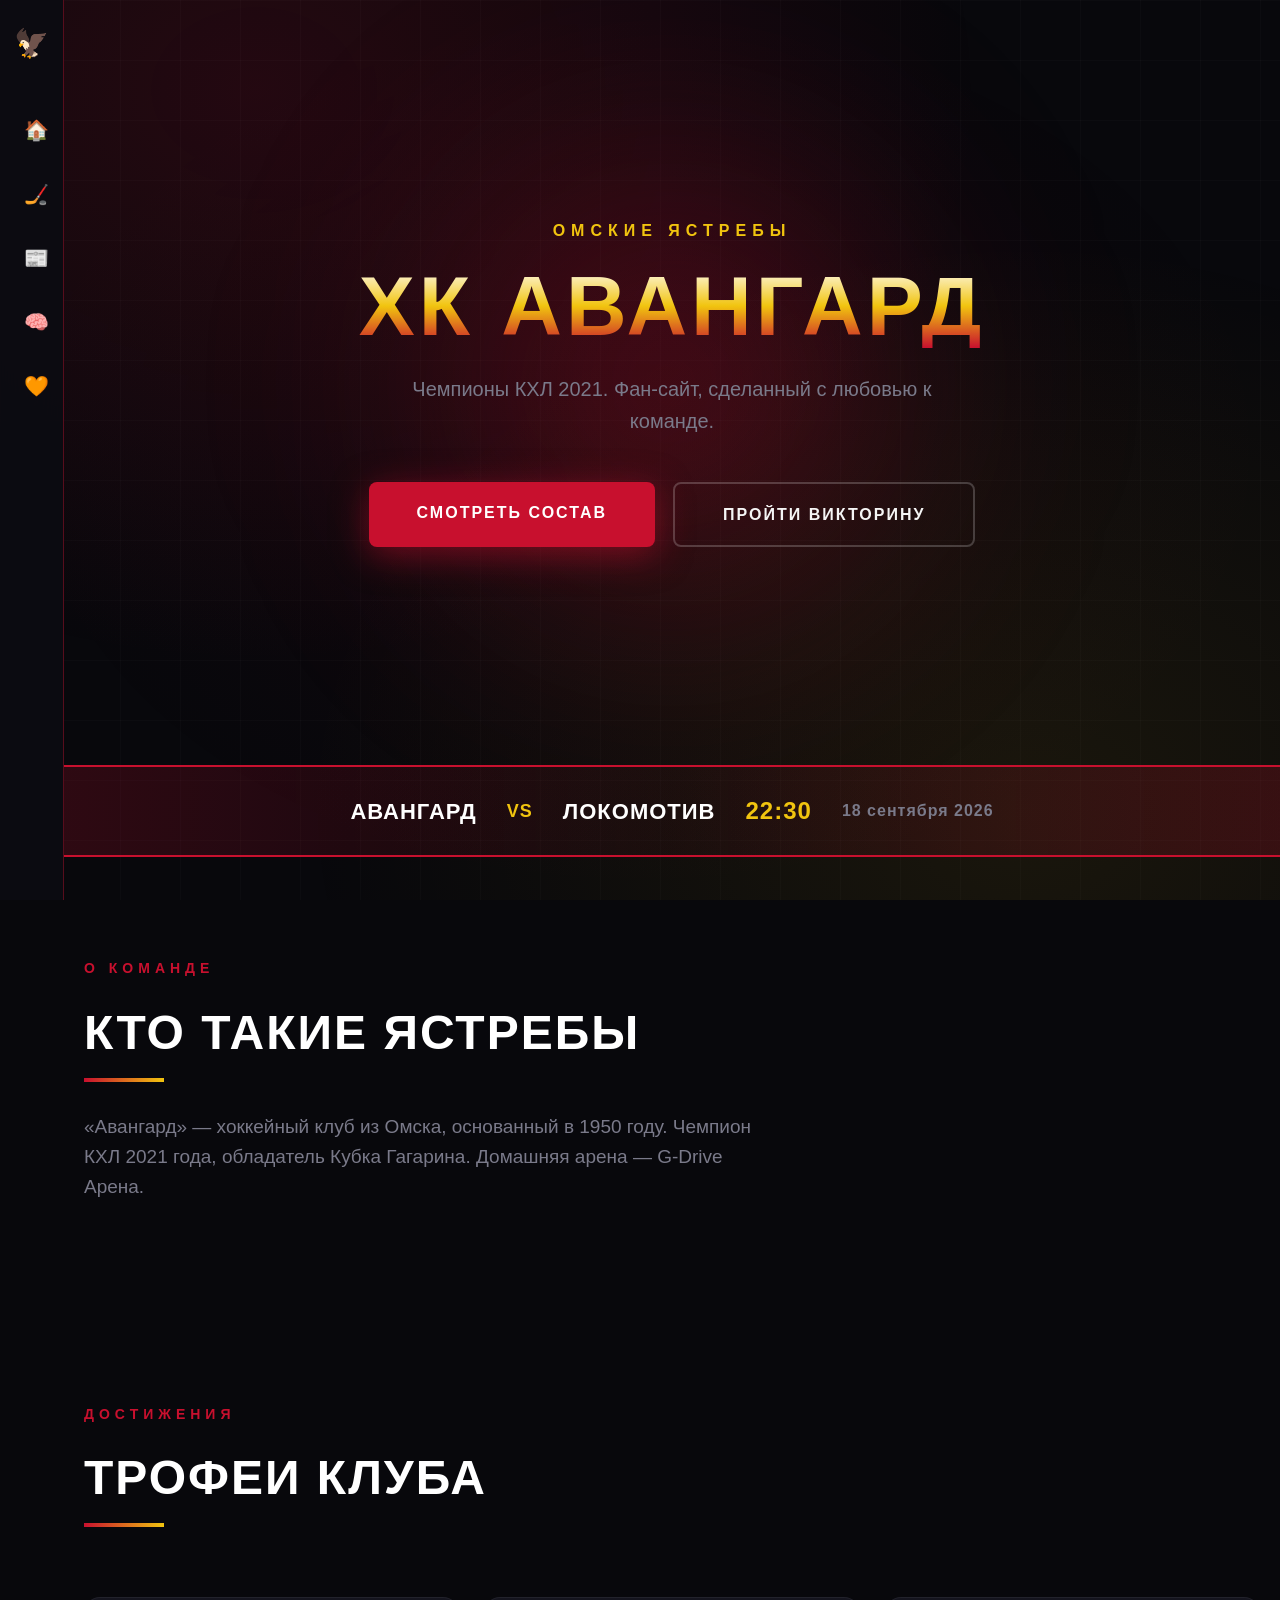
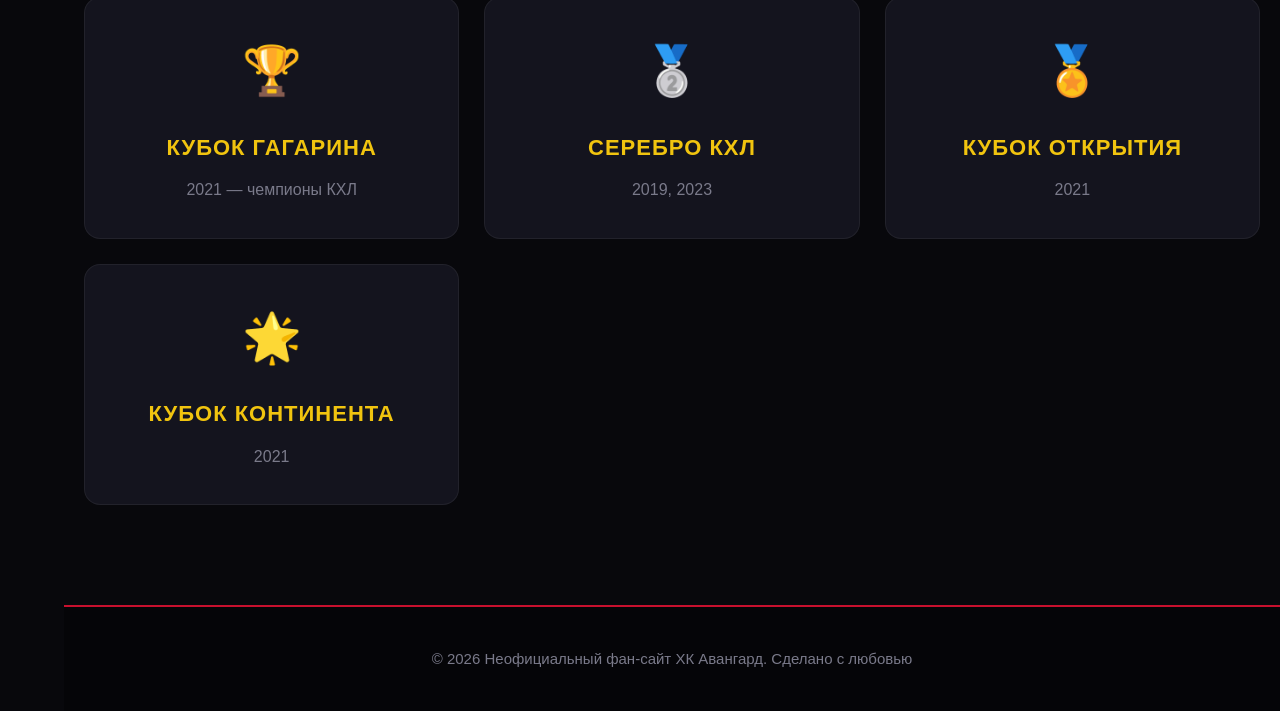
<file: index.html>
<!DOCTYPE html>
<html lang="ru">
<head>
    <meta charset="UTF-8" />
    <meta name="viewport" content="width=device-width, initial-scale=1.0" />
    <title>ХК Авангард — Фан-сайт</title>
    <link rel="stylesheet" href="style.css" />
</head>
<body>

    <aside class="sidebar">
        <div class="sidebar-icon">🦅</div>
        <nav class="sidebar-nav">
            <a href="index.html"><span class="icon">🏠</span><span class="label">Главная</span></a>
            <a href="roster.html"><span class="icon">🏒</span><span class="label">Состав</span></a>
            <a href="news.html"><span class="icon">📰</span><span class="label">Новости</span></a>
            <a href="quiz.html"><span class="icon">🧠</span><span class="label">Викторина</span></a>
            <a href="contact.html"><span class="icon">🧡</span><span class="label">Фан-зона</span></a>
        </nav>
    </aside>

    <section class="hero">
        <div class="hero-content">
            <p class="hero-tag">Омские ястребы</p>
            <h1 class="hero-title">ХК АВАНГАРД</h1>
            <p class="hero-subtitle">Чемпионы КХЛ 2021. Фан-сайт, сделанный с любовью к команде.</p>
            <div class="hero-buttons">
                <a href="roster.html" class="btn-primary">Смотреть состав</a>
                <a href="quiz.html" class="btn-ghost">Пройти викторину</a>
            </div>
        </div>
        <div class="hero-glow"></div>
    </section>

    <div class="match-line">
        <span class="team">Авангард</span>
        <span class="vs">VS</span>
        <span class="team">Локомотив</span>
        <span class="time">22:30</span>
        <span class="date">18 сентября 2026</span>
    </div>

    <section class="section">
        <div class="container">
            <p class="section-tag">О команде</p>
            <h2 class="section-title">Кто такие ястребы</h2>
            <p class="section-text">«Авангард» — хоккейный клуб из Омска, основанный в 1950 году. Чемпион КХЛ 2021 года, обладатель Кубка Гагарина. Домашняя арена — G-Drive Арена.</p>
        </div>
    </section>

    <section class="section">
        <div class="container">
            <p class="section-tag">Достижения</p>
            <h2 class="section-title">Трофеи клуба</h2>
            <div class="grid">
                <div class="card">
                    <div class="card-icon">🏆</div>
                    <h3>Кубок Гагарина</h3>
                    <p>2021 — чемпионы КХЛ</p>
                </div>
                <div class="card">
                    <div class="card-icon">🥈</div>
                    <h3>Серебро КХЛ</h3>
                    <p>2019, 2023</p>
                </div>
                <div class="card">
                    <div class="card-icon">🏅</div>
                    <h3>Кубок Открытия</h3>
                    <p>2021</p>
                </div>
                <div class="card">
                    <div class="card-icon">🌟</div>
                    <h3>Кубок Континента</h3>
                    <p>2021</p>
                </div>
            </div>
        </div>
    </section>

    <footer>
        <p>© 2026 Неофициальный фан-сайт ХК Авангард. Сделано с любовью</p>
    </footer>

</body>
</html>
</file>
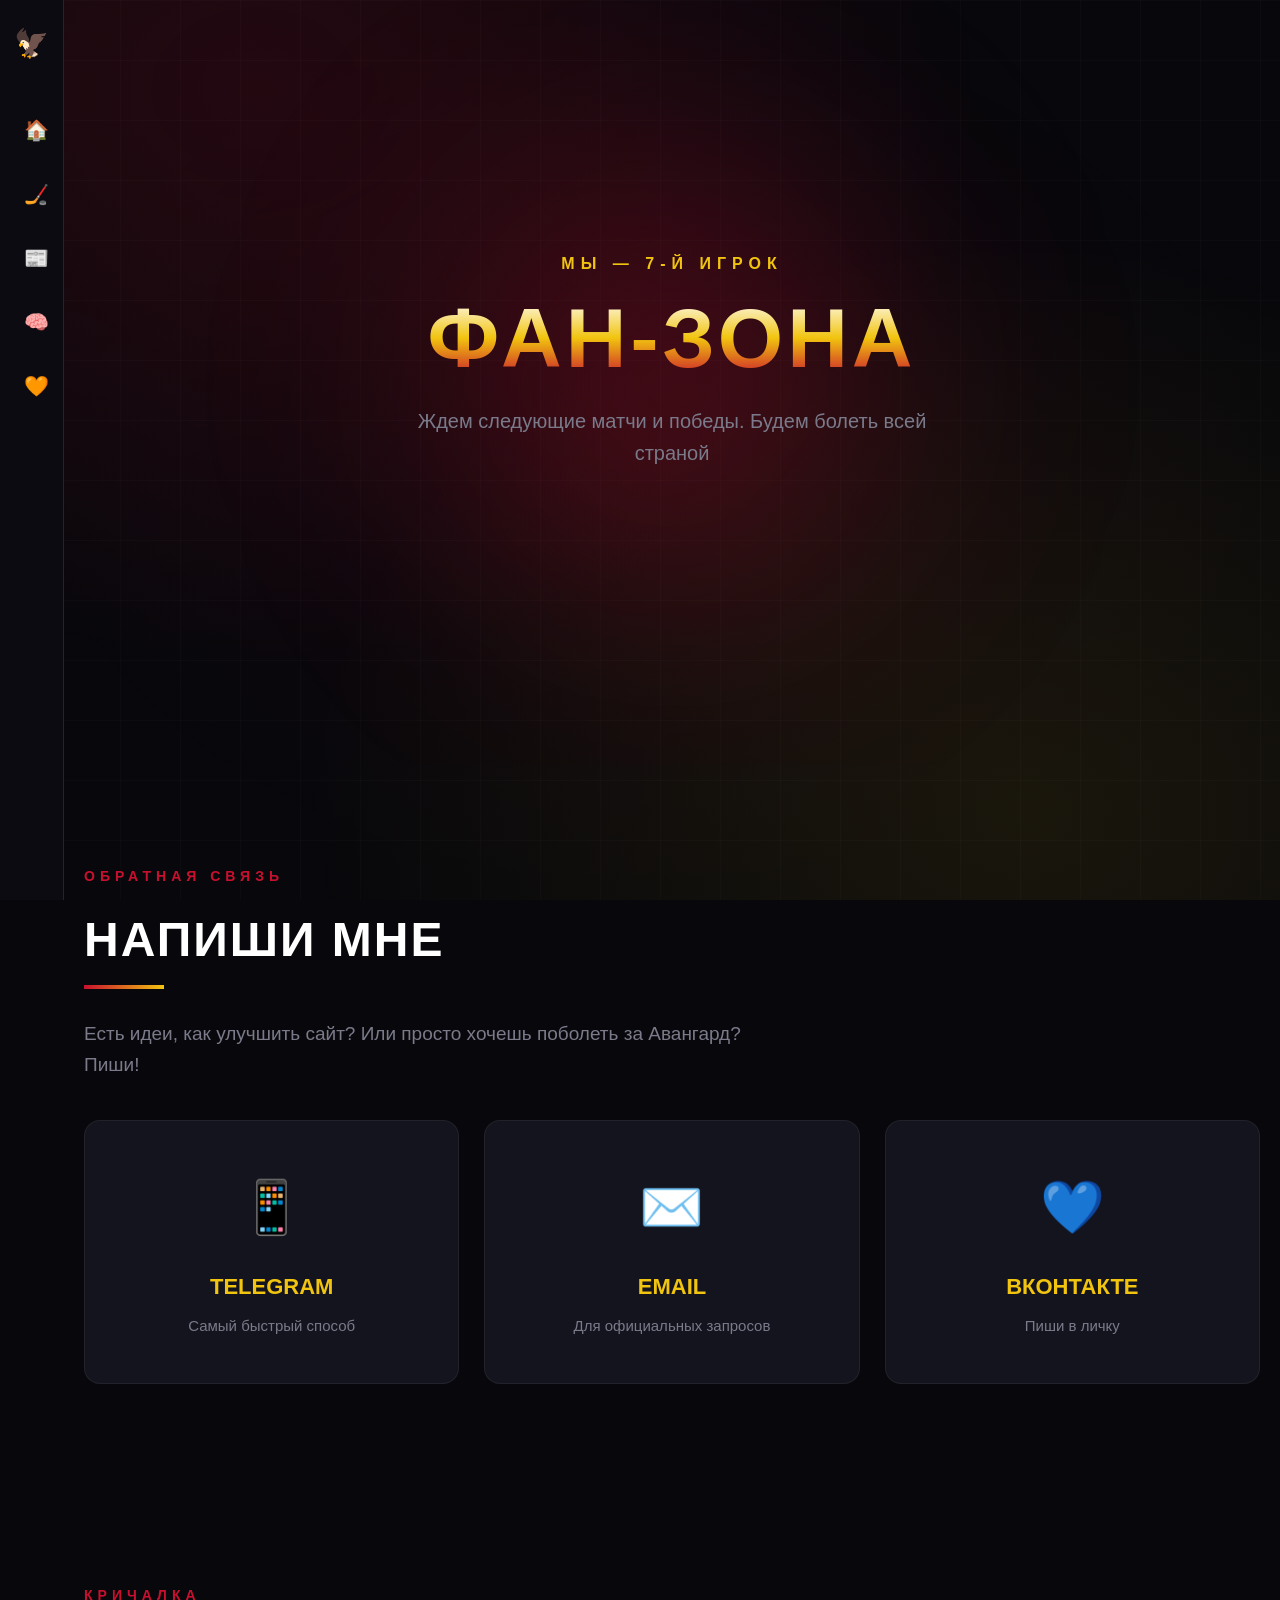
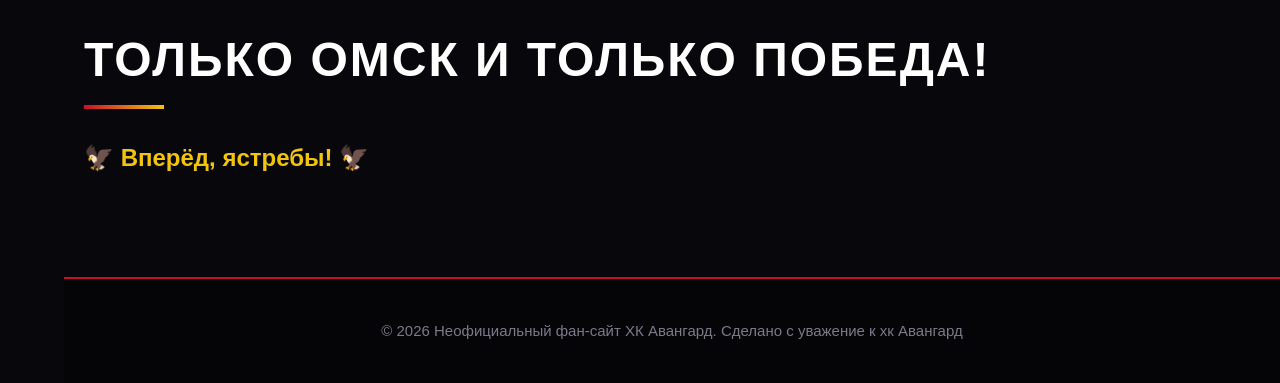
<file: contact.html>
<!DOCTYPE html>
<html lang="ru">
<head>
    <meta charset="UTF-8" />
    <meta name="viewport" content="width=device-width, initial-scale=1.0" />
    <title>Фан-зона — ХК Авангард</title>
    <link rel="stylesheet" href="style.css" />
</head>
<body>

    <aside class="sidebar">
        <div class="sidebar-icon">🦅</div>
        <nav class="sidebar-nav">
            <a href="index.html"><span class="icon">🏠</span><span class="label">Главная</span></a>
            <a href="roster.html"><span class="icon">🏒</span><span class="label">Состав</span></a>
            <a href="news.html"><span class="icon">📰</span><span class="label">Новости</span></a>
            <a href="quiz.html"><span class="icon">🧠</span><span class="label">Викторина</span></a>
            <a href="contact.html"><span class="icon">🧡</span><span class="label">Фан-зона</span></a>
        </nav>
    </aside>

    <section class="hero">
        <div class="hero-content">
            <p class="hero-tag">Мы — 7-й игрок</p>
            <h1 class="hero-title">Фан-зона</h1>
            <p class="hero-subtitle">Ждем следующие матчи и победы. Будем болеть всей страной</p>
        </div>
        <div class="hero-glow"></div>
    </section>

    <section class="section">
        <div class="container">
            <p class="section-tag">Обратная связь</p>
            <h2 class="section-title">Напиши мне</h2>
            <p class="section-text">Есть идеи, как улучшить сайт? Или просто хочешь поболеть за Авангард? Пиши!</p>
            <div class="contact-grid">
                <a href="https://t.me/Saanchoys" target="_blank" class="contact-card">
                    <div class="contact-icon">📱</div>
                    <h3>Telegram</h3>
                    <p>Самый быстрый способ</p>
                </a>
                <a href="https://mail.yandex.ru/compose?to=sasabelaev99@gmail.com" target="_blank" class="contact-card">
                    <div class="contact-icon">✉️</div>
                    <h3>Email</h3>
                    <p>Для официальных запросов</p>
                </a>
                <a href="https://vk.com/sbelyaev4" target="_blank" class="contact-card">
                    <div class="contact-icon">💙</div>
                    <h3>ВКонтакте</h3>
                    <p>Пиши в личку</p>
                </a>
            </div>
        </div>
    </section>

    <section class="section">
        <div class="container">
            <p class="section-tag">Кричалка</p>
            <h2 class="section-title">Только Омск и только победа!</h2>
            <p class="section-text" style="font-size: 24px; color: #f1c40f; font-weight: bold;">🦅 Вперёд, ястребы! 🦅</p>
        </div>
    </section>

    <footer>
        <p>© 2026 Неофициальный фан-сайт ХК Авангард. Сделано с уважение к хк Авангард</p>
    </footer>

</body>
</html>
</file>
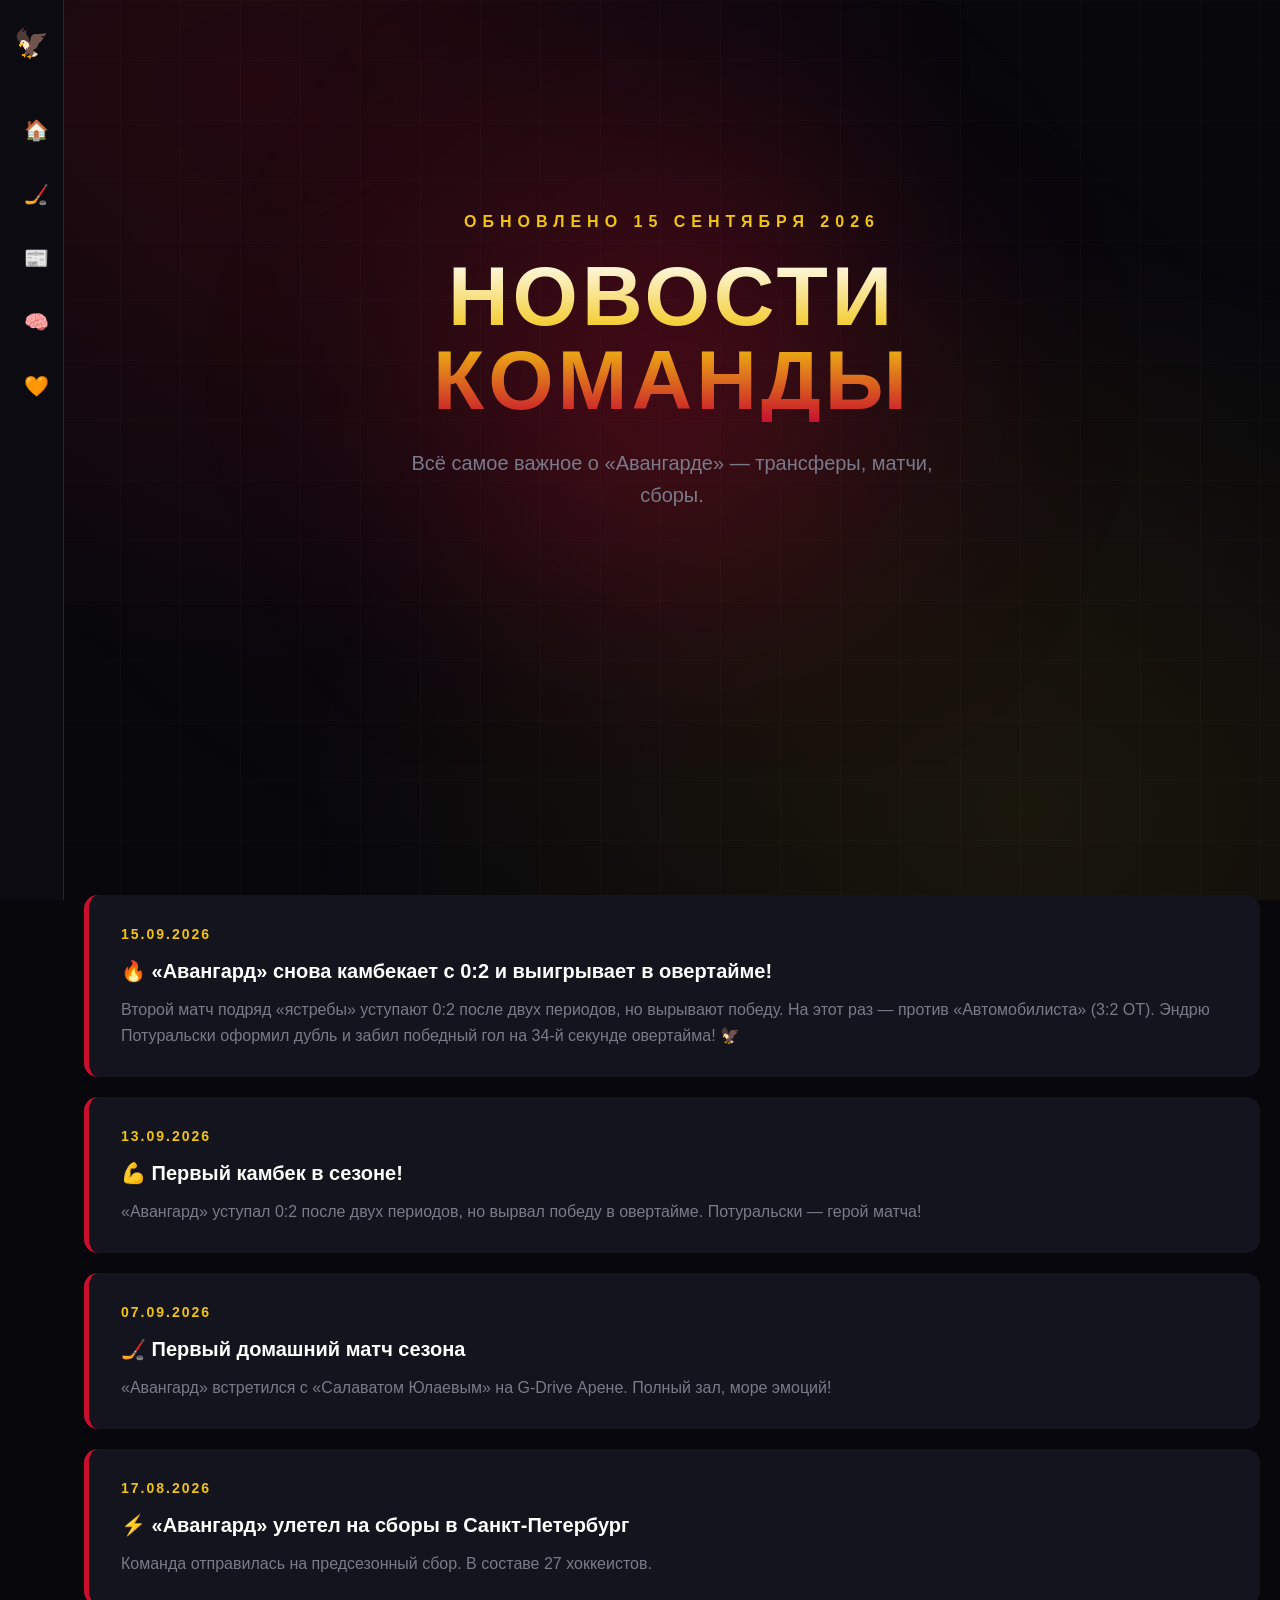
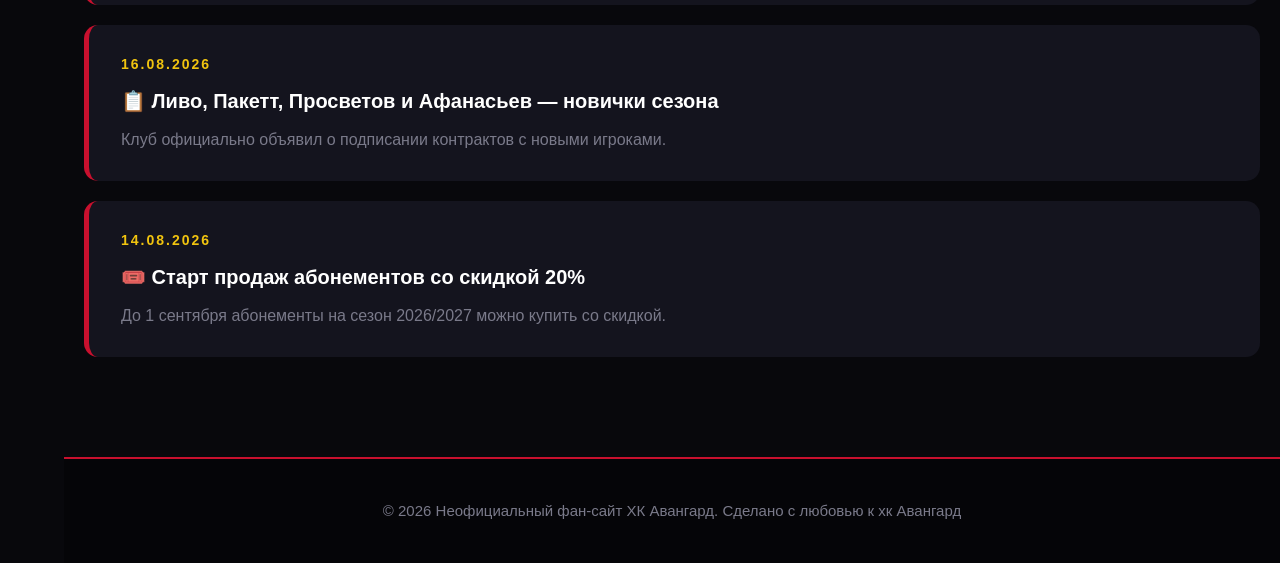
<file: news.html>
<!DOCTYPE html>
<html lang="ru">
<head>
    <meta charset="UTF-8" />
    <meta name="viewport" content="width=device-width, initial-scale=1.0" />
    <title>Новости — ХК Авангард</title>
    <link rel="stylesheet" href="style.css" />
</head>
<body>

    <aside class="sidebar">
        <div class="sidebar-icon">🦅</div>
        <nav class="sidebar-nav">
            <a href="index.html"><span class="icon">🏠</span><span class="label">Главная</span></a>
            <a href="roster.html"><span class="icon">🏒</span><span class="label">Состав</span></a>
            <a href="news.html"><span class="icon">📰</span><span class="label">Новости</span></a>
            <a href="quiz.html"><span class="icon">🧠</span><span class="label">Викторина</span></a>
            <a href="contact.html"><span class="icon">🧡</span><span class="label">Фан-зона</span></a>
        </nav>
    </aside>

    <section class="hero">
        <div class="hero-content">
            <p class="hero-tag">Обновлено 15 сентября 2026</p>
            <h1 class="hero-title">Новости команды</h1>
            <p class="hero-subtitle">Всё самое важное о «Авангарде» — трансферы, матчи, сборы.</p>
        </div>
        <div class="hero-glow"></div>
    </section>

    <section class="section">
        <div class="container">
            <div class="news-list">

                <div class="news-item">
                    <div class="news-date">15.09.2026</div>
                    <h3>🔥 «Авангард» снова камбекает с 0:2 и выигрывает в овертайме!</h3>
                    <p>Второй матч подряд «ястребы» уступают 0:2 после двух периодов, но вырывают победу. На этот раз — против «Автомобилиста» (3:2 ОТ). Эндрю Потуральски оформил дубль и забил победный гол на 34-й секунде овертайма! 🦅</p>
                </div>

                <div class="news-item">
                    <div class="news-date">13.09.2026</div>
                    <h3>💪 Первый камбек в сезоне!</h3>
                    <p>«Авангард» уступал 0:2 после двух периодов, но вырвал победу в овертайме. Потуральски — герой матча!</p>
                </div>

                <div class="news-item">
                    <div class="news-date">07.09.2026</div>
                    <h3>🏒 Первый домашний матч сезона</h3>
                    <p>«Авангард» встретился с «Салаватом Юлаевым» на G-Drive Арене. Полный зал, море эмоций!</p>
                </div>

                <div class="news-item">
                    <div class="news-date">17.08.2026</div>
                    <h3>⚡ «Авангард» улетел на сборы в Санкт-Петербург</h3>
                    <p>Команда отправилась на предсезонный сбор. В составе 27 хоккеистов.</p>
                </div>

                <div class="news-item">
                    <div class="news-date">16.08.2026</div>
                    <h3>📋 Ливо, Пакетт, Просветов и Афанасьев — новички сезона</h3>
                    <p>Клуб официально объявил о подписании контрактов с новыми игроками.</p>
                </div>

                <div class="news-item">
                    <div class="news-date">14.08.2026</div>
                    <h3>🎟️ Старт продаж абонементов со скидкой 20%</h3>
                    <p>До 1 сентября абонементы на сезон 2026/2027 можно купить со скидкой.</p>
                </div>

            </div>
        </div>
    </section>

    <footer>
        <p>© 2026 Неофициальный фан-сайт ХК Авангард. Сделано с любовью к хк Авангард</p>
    </footer>

</body>
</html>
</file>
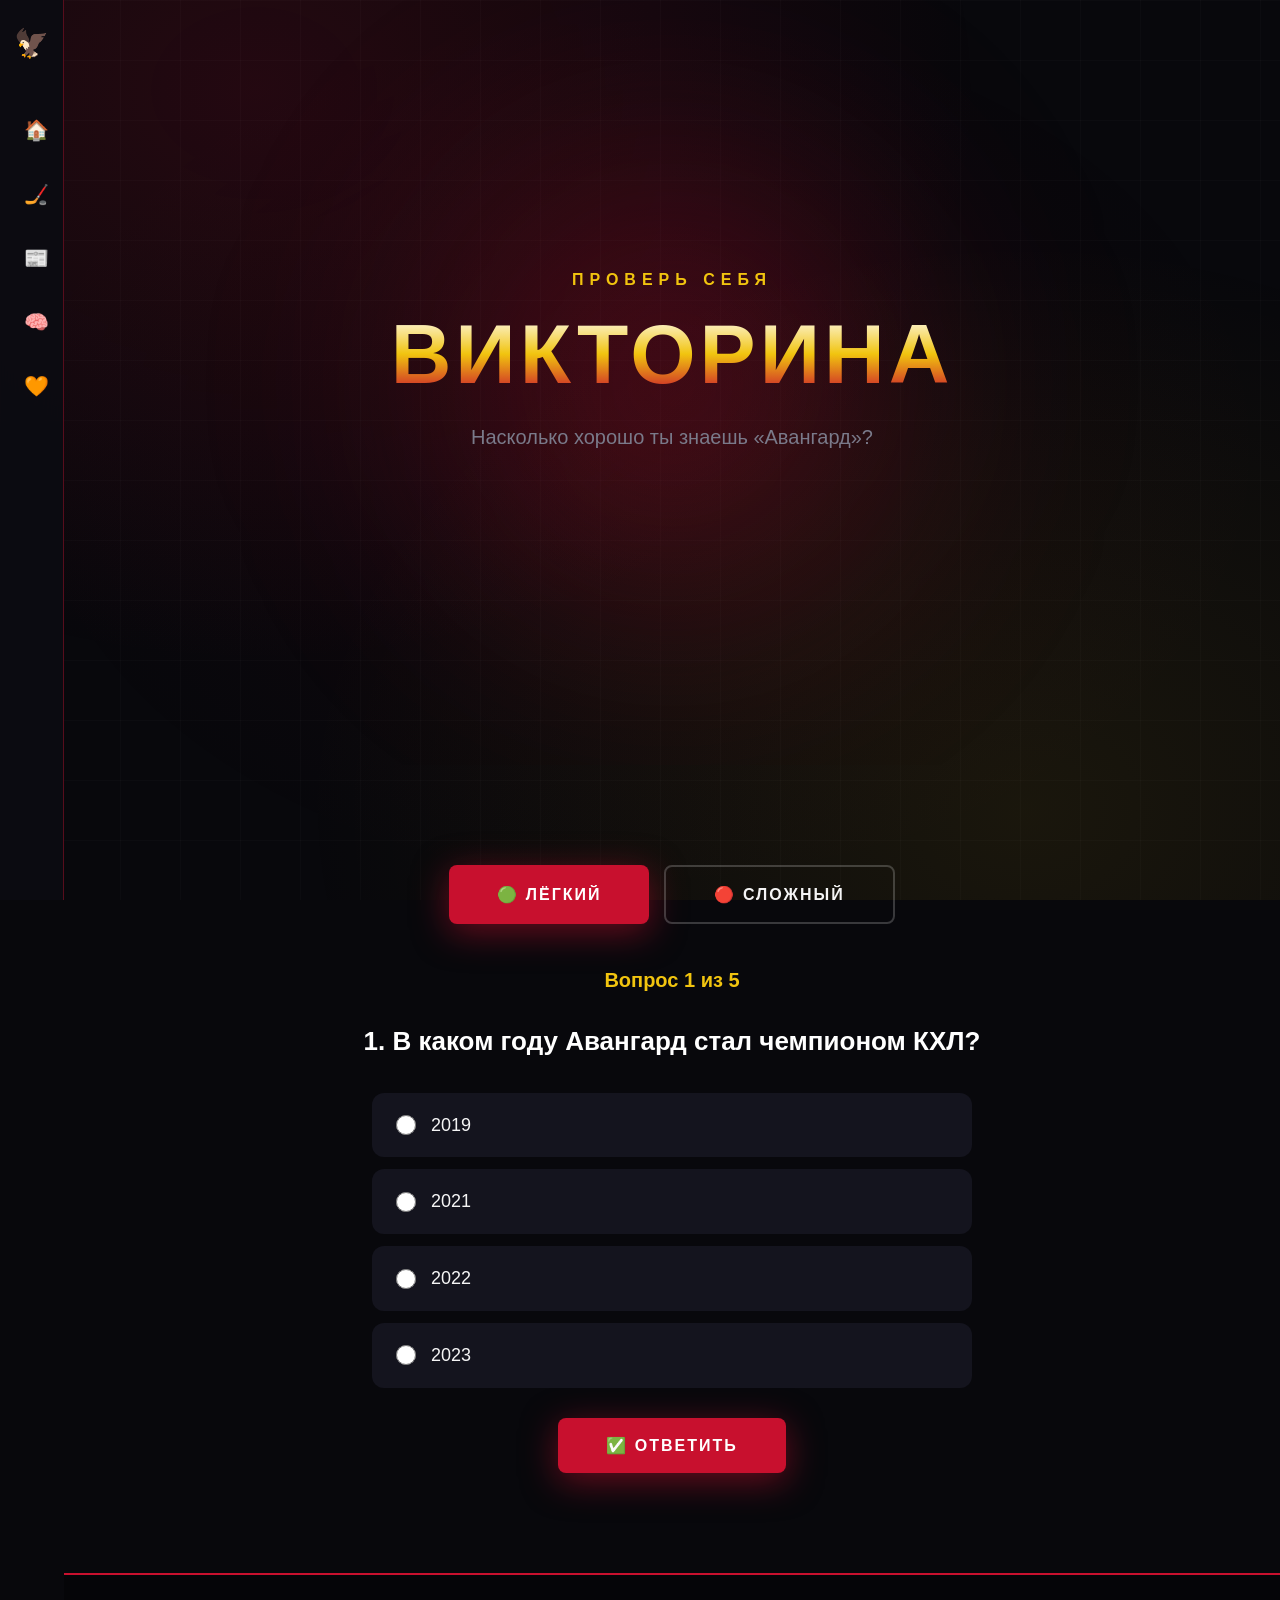
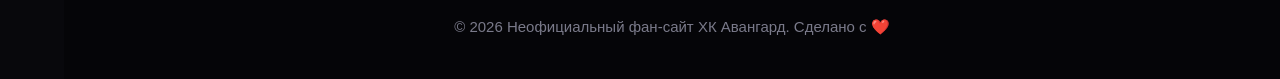
<file: quiz.html>
<!DOCTYPE html>
<html lang="ru">
<head>
    <meta charset="UTF-8" />
    <meta name="viewport" content="width=device-width, initial-scale=1.0" />
    <title>Викторина — ХК Авангард</title>
    <link rel="stylesheet" href="style.css" />
</head>
<body>

    <aside class="sidebar">
        <div class="sidebar-icon">🦅</div>
        <nav class="sidebar-nav">
            <a href="index.html"><span class="icon">🏠</span><span class="label">Главная</span></a>
            <a href="roster.html"><span class="icon">🏒</span><span class="label">Состав</span></a>
            <a href="news.html"><span class="icon">📰</span><span class="label">Новости</span></a>
            <a href="quiz.html"><span class="icon">🧠</span><span class="label">Викторина</span></a>
            <a href="contact.html"><span class="icon">🧡</span><span class="label">Фан-зона</span></a>
        </nav>
    </aside>

    <section class="hero">
        <div class="hero-content">
            <p class="hero-tag">Проверь себя</p>
            <h1 class="hero-title">Викторина</h1>
            <p class="hero-subtitle">Насколько хорошо ты знаешь «Авангард»?</p>
        </div>
        <div class="hero-glow"></div>
    </section>

    <section class="section">
        <div class="container">
            <div class="quiz-controls">
                <button id="easy-btn" onclick="setEasyMode()" class="btn-primary">🟢 Лёгкий</button>
                <button id="hard-btn" onclick="setHardMode()" class="btn-ghost">🔴 Сложный</button>
            </div>

            <p id="quiz-progress" class="quiz-progress">Вопрос 1 из 5</p>

            <div id="question-block">
                <p id="question-text" class="question-text"><strong>1. В каком году Авангард стал чемпионом КХЛ?</strong></p>
                <div id="answers-block" class="answers-block">
                    <label><input type="radio" name="q" value="0"> 2019</label>
                    <label><input type="radio" name="q" value="1"> 2021</label>
                    <label><input type="radio" name="q" value="0"> 2022</label>
                    <label><input type="radio" name="q" value="0"> 2023</label>
                </div>
                <button onclick="nextQuestion()" class="btn-primary quiz-btn">✅ Ответить</button>
            </div>

            <div id="quiz-result" class="quiz-result"></div>
        </div>
    </section>

    <footer>
        <p>© 2026 Неофициальный фан-сайт ХК Авангард. Сделано с ❤️</p>
    </footer>

    <script>
        const easyQuestions = [
            { question: '1. В каком году Авангард стал чемпионом КХЛ?', answers: ['2019', '2021', '2022', '2023'], correct: 1 },
            { question: '2. Как называется домашняя арена Авангарда?', answers: ['Ледовый дворец', 'G-Drive Арена', 'Арена Омск', 'Минск-Арена'], correct: 1 },
            { question: '3. Какой номер у Эндрю Потуральски?', answers: ['12', '22', '17', '55'], correct: 1 },
            { question: '4. Какого цвета форма Авангарда в сезоне 2026/2027?', answers: ['Красный и золотой', 'Чёрный и красный', 'Синий и белый', 'Зелёный и белый'], correct: 1 },
            { question: '5. Кто главный тренер Авангарда в сезоне 2026/2027?', answers: ['Боб Хартли', 'Дмитрий Рябыкин', 'Ги Буше', 'Михаил Кравец'], correct: 2 }
        ];

        const hardQuestions = [
            { question: '1. В каком году была основана команда «Авангард»?', answers: ['1949', '1950', '1951', '1952'], correct: 1 },
            { question: '2. Кто был главным тренером в чемпионский сезон 2020/2021?', answers: ['Дмитрий Рябыкин', 'Боб Хартли', 'Герман Титов', 'Милош Ржига'], correct: 1 },
            { question: '3. Кто забил победный гол в финале Кубка Гагарина 2021?', answers: ['Рид Буше', 'Оливер Каски', 'Сергей Толчинский', 'Кирилл Семёнов'], correct: 2 },
            { question: '4. Как назывался стадион «Авангарда» до G-Drive Арены?', answers: ['Арена Омск', 'Ледовый дворец «Омск»', 'СКК им. Блинова', 'Арена-Омск'], correct: 2 },
            { question: '5 Какой номер навсегда закреплён в «Авангарде»?', answers: ['№5 (Алексей Черепанов)', '№7 (Евгений Шастин)', '№9 (Евгений Малкин)', '№11 (Алексей Калюжный)'], correct: 0 }
        ];

        let currentQuestions = [];
        let currentQuestion = 0;
        let score = 0;

        function setEasyMode() {
            document.getElementById('easy-btn').className = 'btn-primary';
            document.getElementById('hard-btn').className = 'btn-ghost';
            currentQuestions = easyQuestions;
            currentQuestion = 0;
            score = 0;
            document.getElementById('question-block').style.display = 'block';
            document.getElementById('quiz-result').style.display = 'none';
            renderQuestion();
        }

        function setHardMode() {
            document.getElementById('hard-btn').className = 'btn-primary';
            document.getElementById('easy-btn').className = 'btn-ghost';
            currentQuestions = hardQuestions;
            currentQuestion = 0;
            score = 0;
            document.getElementById('question-block').style.display = 'block';
            document.getElementById('quiz-result').style.display = 'none';
            renderQuestion();
        }

        function renderQuestion() {
            if (currentQuestion >= currentQuestions.length) {
                document.getElementById('question-block').style.display = 'none';
                document.getElementById('quiz-progress').textContent = '🎉 Викторина завершена!';
                const resultDiv = document.getElementById('quiz-result');
                resultDiv.style.display = 'block';
                let message = '';
                const total = currentQuestions.length;
                if (score === total) message = '🔥 ТЫ НАСТОЯЩИЙ ФАНАТ АВАНГАРДА!';
                else if (score >= 3) message = '💪 Хороший результат!';
                else message = '😅 Нужно подтянуть знания!';
                resultDiv.innerHTML = `🏒 Результат: ${score} из ${total}!
<span style="font-size: 18px;">${message}</span>`;
                return;
            }

            const q = currentQuestions[currentQuestion];
            document.getElementById('quiz-progress').textContent = `Вопрос ${currentQuestion + 1} из ${currentQuestions.length}`;
            document.getElementById('question-text').innerHTML = `<strong>${q.question}</strong>`;

            const answersBlock = document.getElementById('answers-block');
            answersBlock.innerHTML = '';
            q.answers.forEach((answer, index) => {
                answersBlock.innerHTML += `<label><input type="radio" name="q" value="${index}"> ${answer}</label>`;
            });
        }

        function nextQuestion() {
            const selected = document.querySelector('input[name="q"]:checked');
            if (!selected) {
                alert('Выбери вариант ответа!');
                return;
            }
            const answerIndex = parseInt(selected.value);
            if (answerIndex === currentQuestions[currentQuestion].correct) score++;
            currentQuestion++;
            renderQuestion();
        }

        currentQuestions = easyQuestions;
        renderQuestion();
    </script>

</body>
</html>
</file>
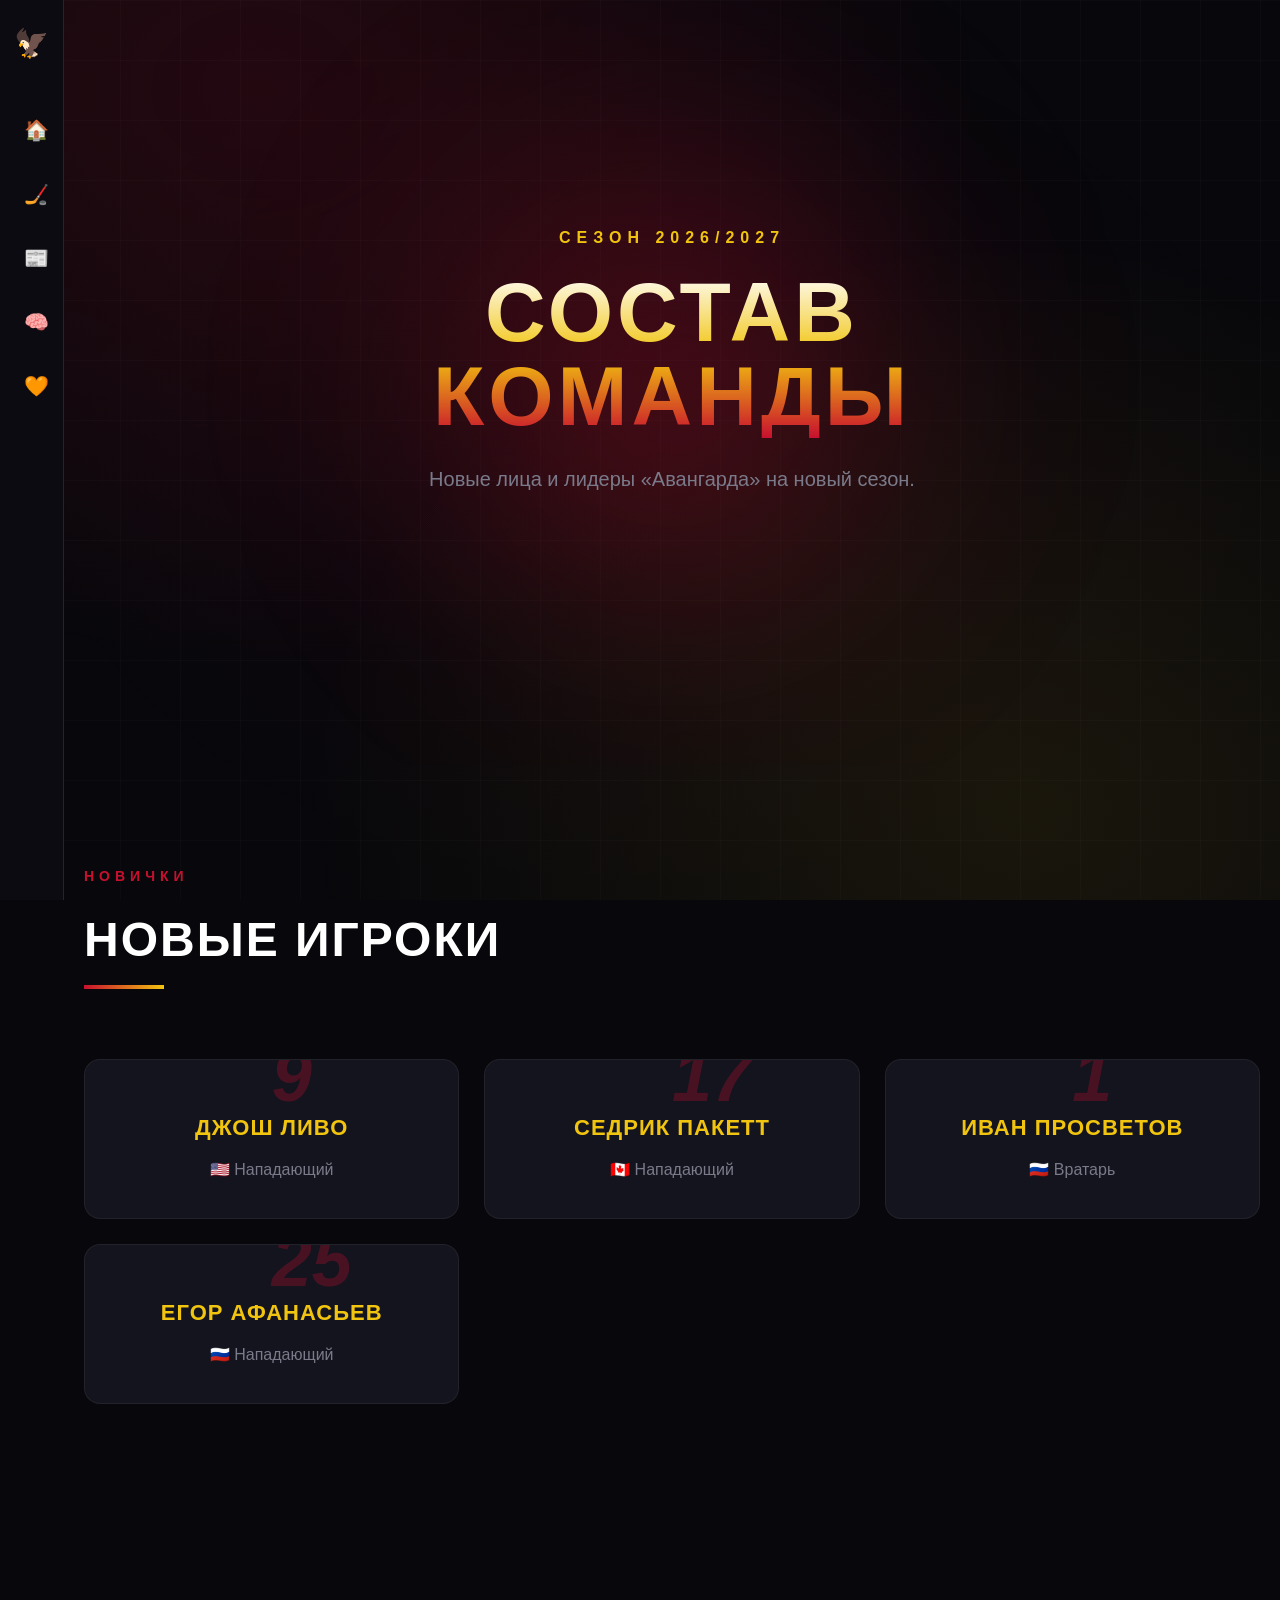
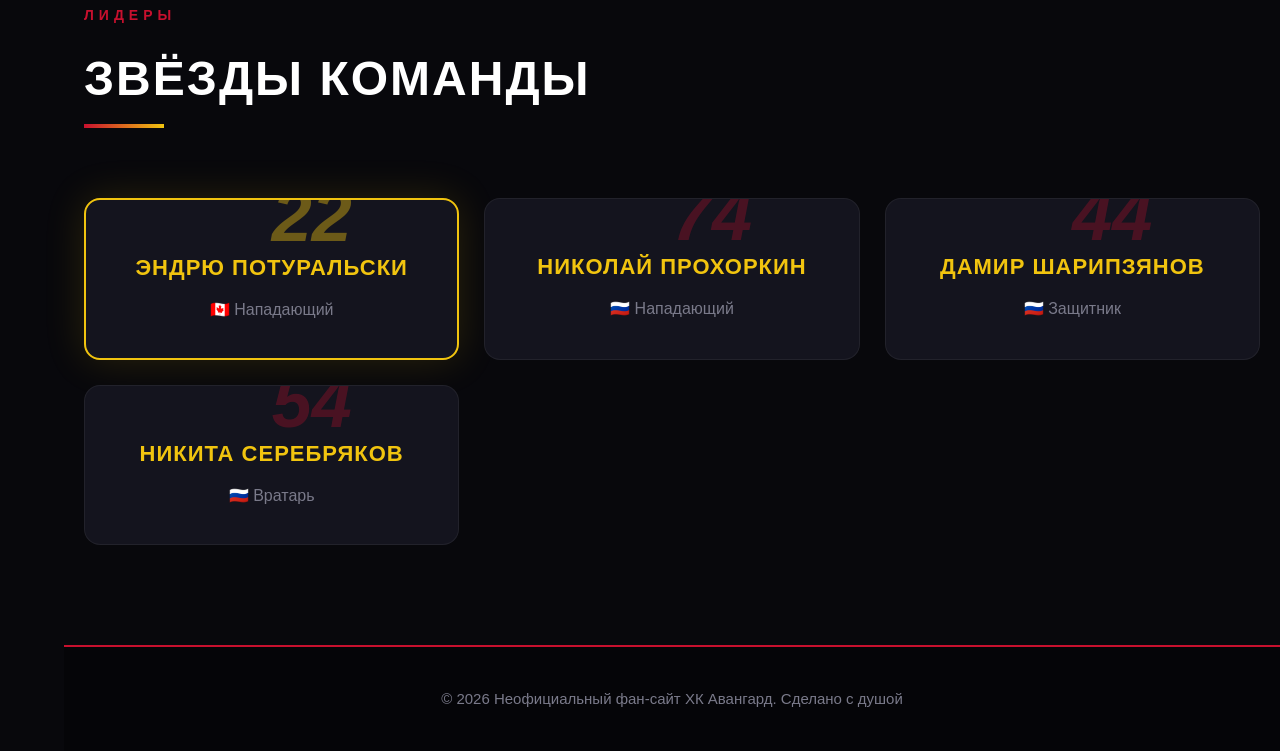
<file: roster.html>
<!DOCTYPE html>
<html lang="ru">
<head>
    <meta charset="UTF-8" />
    <meta name="viewport" content="width=device-width, initial-scale=1.0" />
    <title>Состав — ХК Авангард</title>
    <link rel="stylesheet" href="style.css" />
</head>
<body>

    <aside class="sidebar">
        <div class="sidebar-icon">🦅</div>
        <nav class="sidebar-nav">
            <a href="index.html"><span class="icon">🏠</span><span class="label">Главная</span></a>
            <a href="roster.html"><span class="icon">🏒</span><span class="label">Состав</span></a>
            <a href="news.html"><span class="icon">📰</span><span class="label">Новости</span></a>
            <a href="quiz.html"><span class="icon">🧠</span><span class="label">Викторина</span></a>
            <a href="contact.html"><span class="icon">🧡</span><span class="label">Фан-зона</span></a>
        </nav>
    </aside>

    <section class="hero">
        <div class="hero-content">
            <p class="hero-tag">Сезон 2026/2027</p>
            <h1 class="hero-title">Состав команды</h1>
            <p class="hero-subtitle">Новые лица и лидеры «Авангарда» на новый сезон.</p>
        </div>
        <div class="hero-glow"></div>
    </section>

    <section class="section">
        <div class="container">
            <p class="section-tag">Новички</p>
            <h2 class="section-title">Новые игроки</h2>
            <div class="grid">
                <div class="card player-card">
                    <div class="player-num">9</div>
                    <h3>Джош Ливо</h3>
                    <p>🇺🇸 Нападающий</p>
                </div>
                <div class="card player-card">
                    <div class="player-num">17</div>
                    <h3>Седрик Пакетт</h3>
                    <p>🇨🇦 Нападающий</p>
                </div>
                <div class="card player-card">
                    <div class="player-num">1</div>
                    <h3>Иван Просветов</h3>
                    <p>🇷🇺 Вратарь</p>
                </div>
                <div class="card player-card">
                    <div class="player-num">25</div>
                    <h3>Егор Афанасьев</h3>
                    <p>🇷🇺 Нападающий</p>
                </div>
            </div>
        </div>
    </section>

    <section class="section">
        <div class="container">
            <p class="section-tag">Лидеры</p>
            <h2 class="section-title">Звёзды команды</h2>
            <div class="grid">
                <div class="card player-card featured">
                    <div class="player-num">22</div>
                    <h3>Эндрю Потуральски</h3>
                    <p>🇨🇦 Нападающий</p>
                </div>
                <div class="card player-card">
                    <div class="player-num">74</div>
                    <h3>Николай Прохоркин</h3>
                    <p>🇷🇺 Нападающий</p>
                </div>
                <div class="card player-card">
                    <div class="player-num">44</div>
                    <h3>Дамир Шарипзянов</h3>
                    <p>🇷🇺 Защитник</p>
                </div>
                <div class="card player-card">
                    <div class="player-num">54</div>
                    <h3>Никита Серебряков</h3>
                    <p>🇷🇺 Вратарь</p>
                </div>
            </div>
        </div>
    </section>

    <footer>
        <p>© 2026 Неофициальный фан-сайт ХК Авангард. Сделано с душой</p>
    </footer>

</body>
</html>
</file>
<file: style.css>
* {
    margin: 0;
    padding: 0;
    box-sizing: border-box;
}

:root {
    --bg: #08080c;
    --bg-2: #0f0f16;
    --card: #14141e;
    --accent: #c8102e;
    --accent-2: #f1c40f;
    --text: #f5f5f5;
    --text-dim: #7a7a8a;
}

body {
    font-family: 'Segoe UI', Arial, sans-serif;
    background: var(--bg);
    color: var(--text);
    line-height: 1.6;
    padding-left: 64px;
    overflow-x: hidden;
    position: relative;
}

body::before {
    content: '';
    position: fixed;
    top: 0;
    left: 0;
    width: 100%;
    height: 100%;
    background: radial-gradient(ellipse at 20% 10%, rgba(200, 16, 46, 0.15) 0%, transparent 50%),
                radial-gradient(ellipse at 80% 90%, rgba(241, 196, 15, 0.08) 0%, transparent 50%),
                radial-gradient(ellipse at 50% 50%, rgba(200, 16, 46, 0.05) 0%, transparent 70%);
    z-index: -2;
    pointer-events: none;
}

body::after {
    content: '';
    position: fixed;
    top: 0;
    left: 0;
    width: 100%;
    height: 100%;
    background-image: linear-gradient(90deg, rgba(255,255,255,0.02) 1px, transparent 1px),
                      linear-gradient(rgba(255,255,255,0.02) 1px, transparent 1px);
    background-size: 60px 60px;
    z-index: -1;
    pointer-events: none;
}

.sidebar {
    position: fixed;
    left: 0;
    top: 0;
    height: 100vh;
    width: 64px;
    background: rgba(12, 12, 18, 0.95);
    backdrop-filter: blur(20px);
    border-right: 1px solid rgba(200, 16, 46, 0.4);
    z-index: 1000;
    transition: width 0.35s cubic-bezier(0.4, 0, 0.2, 1);
    overflow: hidden;
    display: flex;
    flex-direction: column;
    align-items: center;
    padding-top: 22px;
}

.sidebar:hover {
    width: 210px;
    box-shadow: 8px 0 50px rgba(200, 16, 46, 0.4);
}

.sidebar-icon {
    font-size: 28px;
    color: var(--accent-2);
    margin-bottom: 35px;
    min-width: 64px;
    text-align: center;
    transition: transform 0.3s;
}

.sidebar:hover .sidebar-icon {
    transform: rotate(-15deg) scale(1.2);
}

.sidebar-nav {
    display: flex;
    flex-direction: column;
    gap: 8px;
    width: 100%;
    padding: 0 10px;
}

.sidebar-nav a {
    display: flex;
    align-items: center;
    gap: 14px;
    color: var(--text-dim);
    text-decoration: none;
    font-size: 15px;
    font-weight: 700;
    padding: 12px 14px;
    border-radius: 12px;
    white-space: nowrap;
    transition: all 0.3s;
    min-width: 190px;
    text-transform: uppercase;
    letter-spacing: 1px;
}

.sidebar-nav a:hover {
    background: rgba(200, 16, 46, 0.2);
    color: var(--accent-2);
}

.sidebar-nav .icon {
    font-size: 20px;
    min-width: 26px;
    text-align: center;
}

.sidebar-nav .label {
    opacity: 0;
    transition: opacity 0.25s;
}

.sidebar:hover .label {
    opacity: 1;
}

.hero {
    position: relative;
    min-height: 85vh;
    display: flex;
    align-items: center;
    justify-content: center;
    text-align: center;
    padding: 80px 20px;
    overflow: hidden;
}

.hero-glow {
    position: absolute;
    width: 700px;
    height: 700px;
    background: radial-gradient(circle, rgba(200, 16, 46, 0.35) 0%, transparent 65%);
    border-radius: 50%;
    filter: blur(100px);
    z-index: 0;
    animation: pulse 6s infinite ease-in-out;
}

@keyframes pulse {
    0%, 100% { transform: scale(1); opacity: 0.5; }
    50% { transform: scale(1.2); opacity: 0.8; }
}

.hero-content {
    position: relative;
    z-index: 1;
    max-width: 800px;
}

.hero-tag {
    color: var(--accent-2);
    font-size: 16px;
    font-weight: 800;
    letter-spacing: 6px;
    margin-bottom: 20px;
    text-transform: uppercase;
}

.hero-title {
    font-size: 84px;
    font-weight: 900;
    line-height: 1;
    margin-bottom: 25px;
    text-transform: uppercase;
    letter-spacing: 4px;
    background: linear-gradient(180deg, #fff 0%, #f1c40f 50%, #c8102e 100%);
    -webkit-background-clip: text;
    -webkit-text-fill-color: transparent;
    background-clip: text;
}

.hero-subtitle {
    font-size: 20px;


color: var(--text-dim);
    margin-bottom: 45px;
    max-width: 550px;
    margin-left: auto;
    margin-right: auto;
}

.hero-buttons {
    display: flex;
    gap: 18px;
    justify-content: center;
    flex-wrap: wrap;
}

.btn-primary {
    display: inline-block;
    background: var(--accent);
    color: #fff;
    padding: 18px 48px;
    border-radius: 8px;
    text-decoration: none;
    font-weight: 800;
    font-size: 16px;
    text-transform: uppercase;
    letter-spacing: 2px;
    transition: all 0.3s;
    box-shadow: 0 8px 35px rgba(200, 16, 46, 0.5);
    border: none;
    cursor: pointer;
}

.btn-primary:hover {
    transform: translateY(-3px);
    box-shadow: 0 12px 50px rgba(200, 16, 46, 0.7);
}

.btn-ghost {
    display: inline-block;
    background: transparent;
    color: var(--text);
    padding: 18px 48px;
    border-radius: 8px;
    text-decoration: none;
    font-weight: 800;
    font-size: 16px;
    text-transform: uppercase;
    letter-spacing: 2px;
    border: 2px solid rgba(255, 255, 255, 0.2);
    transition: all 0.3s;
    cursor: pointer;
}

.btn-ghost:hover {
    border-color: var(--accent-2);
    color: var(--accent-2);
}

.match-line {
    background: linear-gradient(90deg, rgba(200, 16, 46, 0.2), rgba(200, 16, 46, 0.05), rgba(200, 16, 46, 0.2));
    border-top: 2px solid var(--accent);
    border-bottom: 2px solid var(--accent);
    padding: 25px 40px;
    display: flex;
    align-items: center;
    justify-content: center;
    gap: 30px;
    flex-wrap: wrap;
    font-size: 20px;
    font-weight: 700;
    letter-spacing: 1px;
}

.match-line .team {
    color: #fff;
    font-size: 22px;
    text-transform: uppercase;
}

.match-line .vs {
    color: var(--accent-2);
    font-size: 18px;
    font-weight: 900;
}

.match-line .time {
    color: var(--accent-2);
    font-size: 24px;
    font-weight: 900;
}

.match-line .date {
    color: var(--text-dim);
    font-size: 16px;
}

.section {
    padding: 100px 20px;
}

.container {
    max-width: 1200px;
    margin: 0 auto;
}

.section-tag {
    color: var(--accent);
    font-size: 14px;
    font-weight: 800;
    letter-spacing: 5px;
    text-transform: uppercase;
    margin-bottom: 15px;
}

.section-title {
    font-size: 48px;
    font-weight: 900;
    margin-bottom: 40px;
    color: #fff;
    text-transform: uppercase;
    letter-spacing: 2px;
    position: relative;
    display: inline-block;
}

.section-title::after {
    content: '';
    position: absolute;
    bottom: -10px;
    left: 0;
    width: 80px;
    height: 4px;
    background: linear-gradient(90deg, var(--accent), var(--accent-2));
}

.section-text {
    font-size: 19px;
    color: var(--text-dim);
    max-width: 700px;
}

.grid {
    display: grid;
    grid-template-columns: repeat(auto-fit, minmax(280px, 1fr));
    gap: 25px;
    margin-top: 40px;
}

.card {
    background: var(--card);
    padding: 35px 30px;
    border-radius: 16px;
    border: 1px solid rgba(255, 255, 255, 0.06);
    transition: all 0.4s cubic-bezier(0.4, 0, 0.2, 1);
    position: relative;
    overflow: hidden;
    text-align: center;
}

.card::before {
    content: '';
    position: absolute;
    top: 0;
    left: 0;
    width: 100%;
    height: 4px;
    background: linear-gradient(90deg, var(--accent), var(--accent-2));
    transform: scaleX(0);
    transform-origin: left;
    transition: transform 0.4s;
}

.card:hover::before {
    transform: scaleX(1);
}

.card:hover {
    transform: translateY(-10px);
    border-color: rgba(200, 16, 46, 0.5);
    box-shadow: 0 25px 60px rgba(0, 0, 0, 0.7);
}

.card-icon {
    font-size: 48px;
    margin-bottom: 20px;
}

.card h3 {
    font-size: 22px;
    margin-bottom: 12px;
    color: var(--accent-2);
    text-transform: uppercase;
    letter-spacing: 1px;
}

.card p {
    color: var(--text-dim);
    font-size: 16px;
}

.player-card {
    position: relative;
    padding-top: 50px;
}

.player-num {
    position: absolute;
    top: -20px;
    left: 50%;
    transform: translate


X(-50%);
    font-size: 72px;
    font-weight: 900;
    color: rgba(200, 16, 46, 0.3);
    line-height: 1;
    font-style: italic;
}

.player-card.featured {
    border: 2px solid var(--accent-2);
    box-shadow: 0 0 40px rgba(241, 196, 15, 0.15);
}

.player-card.featured .player-num {
    color: rgba(241, 196, 15, 0.4);
}

.news-list {
    display: flex;
    flex-direction: column;
    gap: 20px;
    margin-top: 30px;
}

.news-item {
    background: var(--card);
    padding: 28px 32px;
    border-radius: 14px;
    border-left: 5px solid var(--accent);
    transition: all 0.3s;
}

.news-item:hover {
    border-left-color: var(--accent-2);
    transform: translateX(8px);
    box-shadow: 0 10px 40px rgba(0, 0, 0, 0.5);
}

.news-date {
    color: var(--accent-2);
    font-size: 14px;
    font-weight: 700;
    letter-spacing: 2px;
    margin-bottom: 10px;
}

.news-item h3 {
    color: #fff;
    font-size: 20px;
    margin-bottom: 10px;
}

.news-item p {
    color: var(--text-dim);
    font-size: 16px;
}

.quiz-controls {
    display: flex;
    gap: 15px;
    justify-content: center;
    margin-bottom: 40px;
    flex-wrap: wrap;
}

.quiz-progress {
    text-align: center;
    color: var(--accent-2);
    font-size: 20px;
    font-weight: 700;
    margin-bottom: 25px;
}

.question-text {
    text-align: center;
    font-size: 26px;
    color: #fff;
    margin-bottom: 30px;
}

.answers-block {
    display: flex;
    flex-direction: column;
    gap: 12px;
    max-width: 600px;
    margin: 0 auto 30px;
}

.answers-block label {
    display: flex;
    align-items: center;
    background: var(--card);
    padding: 16px 22px;
    border-radius: 12px;
    border: 2px solid transparent;
    cursor: pointer;
    font-size: 18px;
    transition: all 0.3s;
}

.answers-block label:hover {
    border-color: var(--accent-2);
    background: rgba(241, 196, 15, 0.08);
}

.answers-block input[type="radio"] {
    width: 20px;
    height: 20px;
    margin-right: 15px;
    accent-color: var(--accent);
}

.quiz-btn {
    display: block;
    margin: 0 auto;
}

.quiz-result {
    text-align: center;
    font-size: 28px;
    font-weight: 800;
    color: var(--accent-2);
    margin-top: 30px;
    display: none;
}

.contact-grid {
    display: grid;
    grid-template-columns: repeat(auto-fit, minmax(260px, 1fr));
    gap: 25px;
    margin-top: 40px;
}

.contact-card {
    background: var(--card);
    padding: 45px 25px;
    border-radius: 16px;
    text-align: center;
    text-decoration: none;
    color: var(--text);
    border: 1px solid rgba(255, 255, 255, 0.06);
    transition: all 0.4s;
}

.contact-card:hover {
    transform: translateY(-10px);
    border-color: var(--accent-2);
    box-shadow: 0 25px 60px rgba(241, 196, 15, 0.2);
}

.contact-icon {
    font-size: 52px;
    margin-bottom: 20px;
}

.contact-card h3 {
    font-size: 22px;
    color: var(--accent-2);
    margin-bottom: 10px;
    text-transform: uppercase;
}

.contact-card p {
    color: var(--text-dim);
    font-size: 15px;
}

footer {
    background: #050508;
    text-align: center;
    padding: 40px 20px;
    border-top: 2px solid var(--accent);
    color: var(--text-dim);
    font-size: 15px;
}

@media screen and (max-width: 768px) {
    body {
        padding-left: 56px;
    }
    .sidebar {
        width: 56px;
    }
    .sidebar:hover {
        width: 190px;
    }
    .sidebar-nav a {
        font-size: 14px;
        padding: 10px 12px;
    }
    .hero-title {
        font-size: 48px;
    }
    .hero-subtitle {
        font-size: 17px;
    }
    .section {
        padding: 60px 16px;
    }
    .section-title {
        font-size: 30px;
    }
    .section-text {
        font-size: 16px;
    }
    .btn-primary,
    .btn-ghost {
        padding: 14px 28px;
        font-size: 14px;
    }
    .grid {
        grid-template-columns: 1fr;
    }
    .match-line {
        padding: 20px 15px;
        gap: 15px;
        font-size: 16px;
    }
    .match-line .team {
        font-size: 18px;
    }


.match-line .time {
        font-size: 20px;
    }
    .hero-glow {
        width: 400px;
        height: 400px;
    }
    .player-num {
        font-size: 56px;
    }
    .question-text {
        font-size: 20px;
    }
}
</file>
